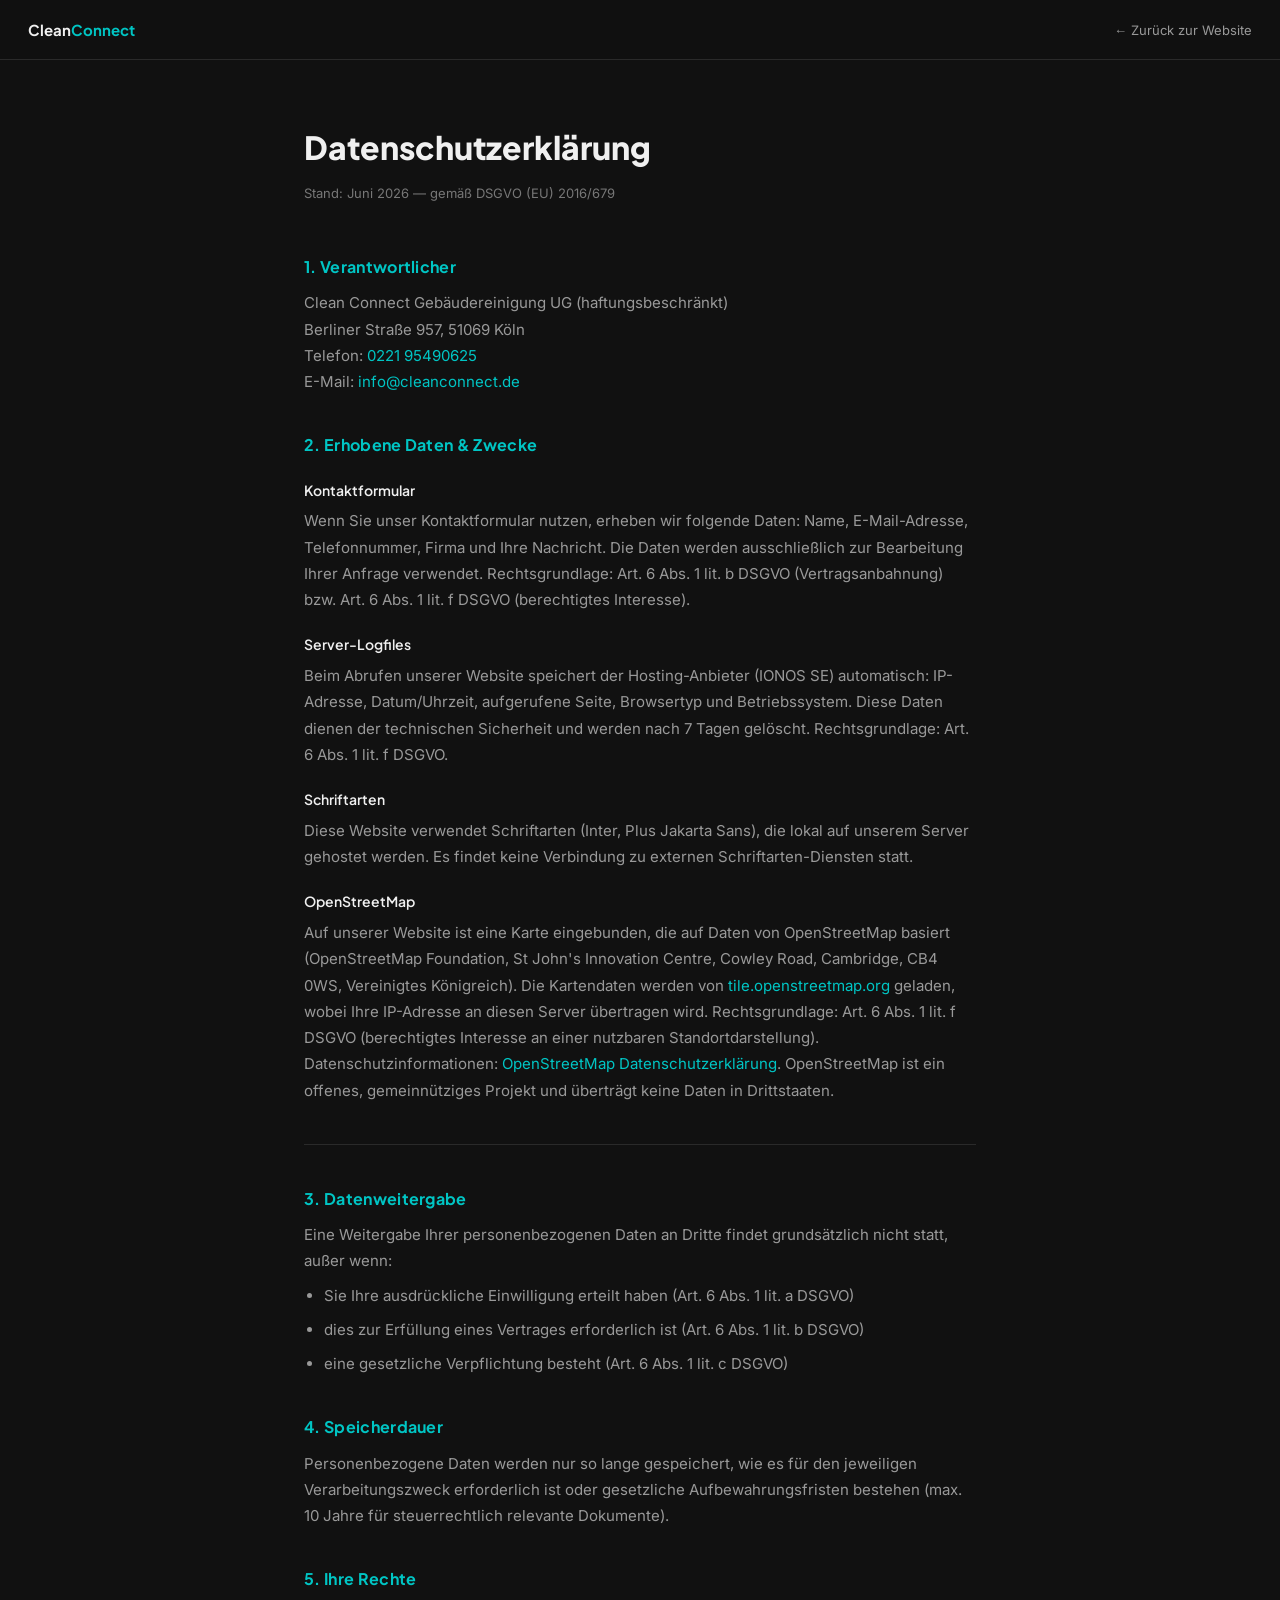
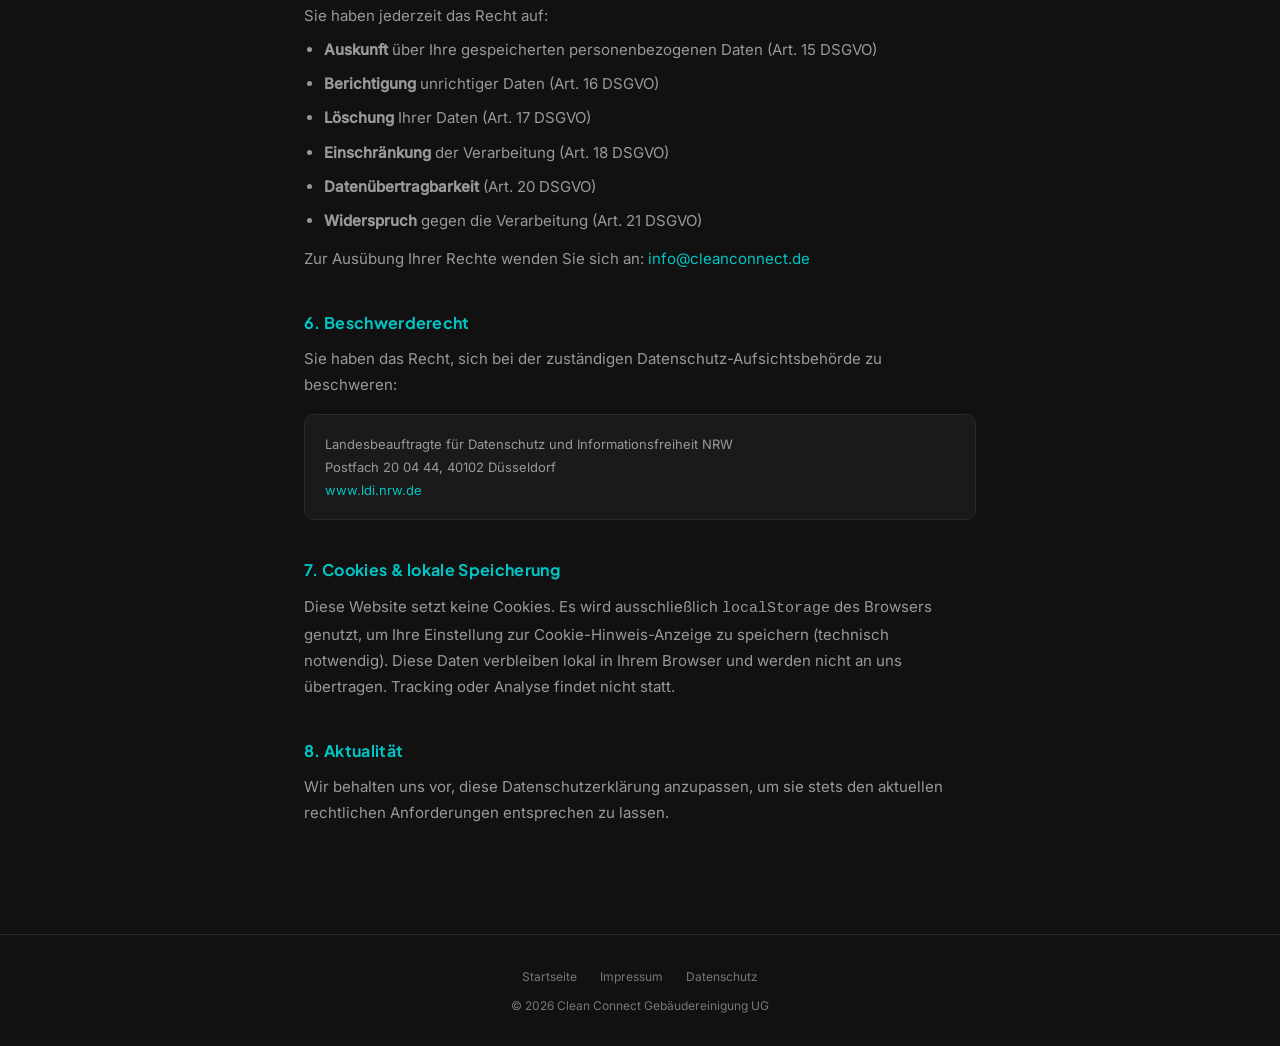
<file: datenschutz.html>
<!DOCTYPE html>
<html lang="de">
<head>
<meta charset="UTF-8">
<meta name="viewport" content="width=device-width, initial-scale=1.0">
<title>Datenschutzerklärung — Clean Connect Gebäudereinigung</title>
<meta name="robots" content="noindex, follow">
<link rel="stylesheet" href="/fonts/local-fonts.css">
<style>
*,*::before,*::after{box-sizing:border-box;margin:0;padding:0}
:root{--bg:#111;--s1:#1a1a1a;--br:#2a2a2a;--teal:#00C5C4;--tx:#f0f0f0;--mu:#777;--mu2:#999}
body{background:var(--bg);color:var(--tx);font-family:'Inter',sans-serif;font-size:15px;line-height:1.7;min-height:100vh}
nav{display:flex;align-items:center;justify-content:space-between;padding:0 28px;height:60px;border-bottom:1px solid var(--br);position:sticky;top:0;background:rgba(17,17,17,.9);backdrop-filter:blur(12px);z-index:100}
.nl{font-family:'Plus Jakarta Sans',sans-serif;font-size:15px;font-weight:700;color:var(--tx);text-decoration:none}
.nl span{color:var(--teal)}
.nb a{font-size:13px;color:var(--mu2);text-decoration:none}
.nb a:hover{color:var(--teal)}
main{max-width:720px;margin:0 auto;padding:60px 24px 100px}
h1{font-family:'Plus Jakarta Sans',sans-serif;font-size:32px;font-weight:800;margin-bottom:8px}
.sub{font-size:13px;color:var(--mu);margin-bottom:48px}
h2{font-family:'Plus Jakarta Sans',sans-serif;font-size:16px;font-weight:700;color:var(--teal);margin:36px 0 10px;letter-spacing:.02em}
h3{font-family:'Plus Jakarta Sans',sans-serif;font-size:14px;font-weight:600;color:var(--tx);margin:20px 0 6px}
p,li{color:var(--mu2);line-height:1.75;margin-bottom:8px}
ul{padding-left:20px;margin-bottom:12px}
a{color:var(--teal);text-decoration:none}
a:hover{text-decoration:underline}
.divider{height:1px;background:var(--br);margin:40px 0}
.box{background:var(--s1);border:1px solid var(--br);border-radius:10px;padding:18px 20px;margin:16px 0}
.box p{margin:0;font-size:13px}
footer{text-align:center;padding:32px;font-size:12px;color:var(--mu);border-top:1px solid var(--br)}
footer a{color:var(--mu);margin:0 10px}
footer a:hover{color:var(--teal)}
</style>
</head>
<body>
<nav>
  <a class="nl" href="index.html">Clean<span>Connect</span></a>
  <div class="nb"><a href="index.html">← Zurück zur Website</a></div>
</nav>
<main>
  <h1>Datenschutzerklärung</h1>
  <p class="sub">Stand: Juni 2026 — gemäß DSGVO (EU) 2016/679</p>

  <h2>1. Verantwortlicher</h2>
  <p>Clean Connect Gebäudereinigung UG (haftungsbeschränkt)<br>
  Berliner Straße 957, 51069 Köln<br>
  Telefon: <a href="tel:022195490625">0221 95490625</a><br>
  E-Mail: <a href="mailto:info@cleanconnect.de">info@cleanconnect.de</a></p>

  <h2>2. Erhobene Daten & Zwecke</h2>

  <h3>Kontaktformular</h3>
  <p>Wenn Sie unser Kontaktformular nutzen, erheben wir folgende Daten: Name, E-Mail-Adresse, Telefonnummer, Firma und Ihre Nachricht. Die Daten werden ausschließlich zur Bearbeitung Ihrer Anfrage verwendet. Rechtsgrundlage: Art. 6 Abs. 1 lit. b DSGVO (Vertragsanbahnung) bzw. Art. 6 Abs. 1 lit. f DSGVO (berechtigtes Interesse).</p>

  <h3>Server-Logfiles</h3>
  <p>Beim Abrufen unserer Website speichert der Hosting-Anbieter (IONOS SE) automatisch: IP-Adresse, Datum/Uhrzeit, aufgerufene Seite, Browsertyp und Betriebssystem. Diese Daten dienen der technischen Sicherheit und werden nach 7 Tagen gelöscht. Rechtsgrundlage: Art. 6 Abs. 1 lit. f DSGVO.</p>

  <h3>Schriftarten</h3>
  <p>Diese Website verwendet Schriftarten (Inter, Plus Jakarta Sans), die lokal auf unserem Server gehostet werden. Es findet keine Verbindung zu externen Schriftarten-Diensten statt.</p>

  <h3>OpenStreetMap</h3>
  <p>Auf unserer Website ist eine Karte eingebunden, die auf Daten von OpenStreetMap basiert (OpenStreetMap Foundation, St John's Innovation Centre, Cowley Road, Cambridge, CB4 0WS, Vereinigtes Königreich). Die Kartendaten werden von <a href="https://tile.openstreetmap.org" target="_blank" rel="noopener">tile.openstreetmap.org</a> geladen, wobei Ihre IP-Adresse an diesen Server übertragen wird. Rechtsgrundlage: Art. 6 Abs. 1 lit. f DSGVO (berechtigtes Interesse an einer nutzbaren Standortdarstellung). Datenschutzinformationen: <a href="https://wiki.osmfoundation.org/wiki/Privacy_Policy" target="_blank" rel="noopener">OpenStreetMap Datenschutzerklärung</a>. OpenStreetMap ist ein offenes, gemeinnütziges Projekt und überträgt keine Daten in Drittstaaten.</p>

  <div class="divider"></div>

  <h2>3. Datenweitergabe</h2>
  <p>Eine Weitergabe Ihrer personenbezogenen Daten an Dritte findet grundsätzlich nicht statt, außer wenn:</p>
  <ul>
    <li>Sie Ihre ausdrückliche Einwilligung erteilt haben (Art. 6 Abs. 1 lit. a DSGVO)</li>
    <li>dies zur Erfüllung eines Vertrages erforderlich ist (Art. 6 Abs. 1 lit. b DSGVO)</li>
    <li>eine gesetzliche Verpflichtung besteht (Art. 6 Abs. 1 lit. c DSGVO)</li>
  </ul>

  <h2>4. Speicherdauer</h2>
  <p>Personenbezogene Daten werden nur so lange gespeichert, wie es für den jeweiligen Verarbeitungszweck erforderlich ist oder gesetzliche Aufbewahrungsfristen bestehen (max. 10 Jahre für steuerrechtlich relevante Dokumente).</p>

  <h2>5. Ihre Rechte</h2>
  <p>Sie haben jederzeit das Recht auf:</p>
  <ul>
    <li><strong>Auskunft</strong> über Ihre gespeicherten personenbezogenen Daten (Art. 15 DSGVO)</li>
    <li><strong>Berichtigung</strong> unrichtiger Daten (Art. 16 DSGVO)</li>
    <li><strong>Löschung</strong> Ihrer Daten (Art. 17 DSGVO)</li>
    <li><strong>Einschränkung</strong> der Verarbeitung (Art. 18 DSGVO)</li>
    <li><strong>Datenübertragbarkeit</strong> (Art. 20 DSGVO)</li>
    <li><strong>Widerspruch</strong> gegen die Verarbeitung (Art. 21 DSGVO)</li>
  </ul>
  <p>Zur Ausübung Ihrer Rechte wenden Sie sich an: <a href="mailto:info@cleanconnect.de">info@cleanconnect.de</a></p>

  <h2>6. Beschwerderecht</h2>
  <p>Sie haben das Recht, sich bei der zuständigen Datenschutz-Aufsichtsbehörde zu beschweren:</p>
  <div class="box">
    <p>Landesbeauftragte für Datenschutz und Informationsfreiheit NRW<br>
    Postfach 20 04 44, 40102 Düsseldorf<br>
    <a href="https://www.ldi.nrw.de" target="_blank" rel="noopener">www.ldi.nrw.de</a></p>
  </div>

  <h2>7. Cookies & lokale Speicherung</h2>
  <p>Diese Website setzt keine Cookies. Es wird ausschließlich <code>localStorage</code> des Browsers genutzt, um Ihre Einstellung zur Cookie-Hinweis-Anzeige zu speichern (technisch notwendig). Diese Daten verbleiben lokal in Ihrem Browser und werden nicht an uns übertragen. Tracking oder Analyse findet nicht statt.</p>

  <h2>8. Aktualität</h2>
  <p>Wir behalten uns vor, diese Datenschutzerklärung anzupassen, um sie stets den aktuellen rechtlichen Anforderungen entsprechen zu lassen.</p>
</main>
<footer>
  <a href="index.html">Startseite</a>
  <a href="impressum.html">Impressum</a>
  <a href="datenschutz.html">Datenschutz</a><br>
  <span style="margin-top:8px;display:inline-block">© 2026 Clean Connect Gebäudereinigung UG</span>
</footer>
</body>
</html>
</file>
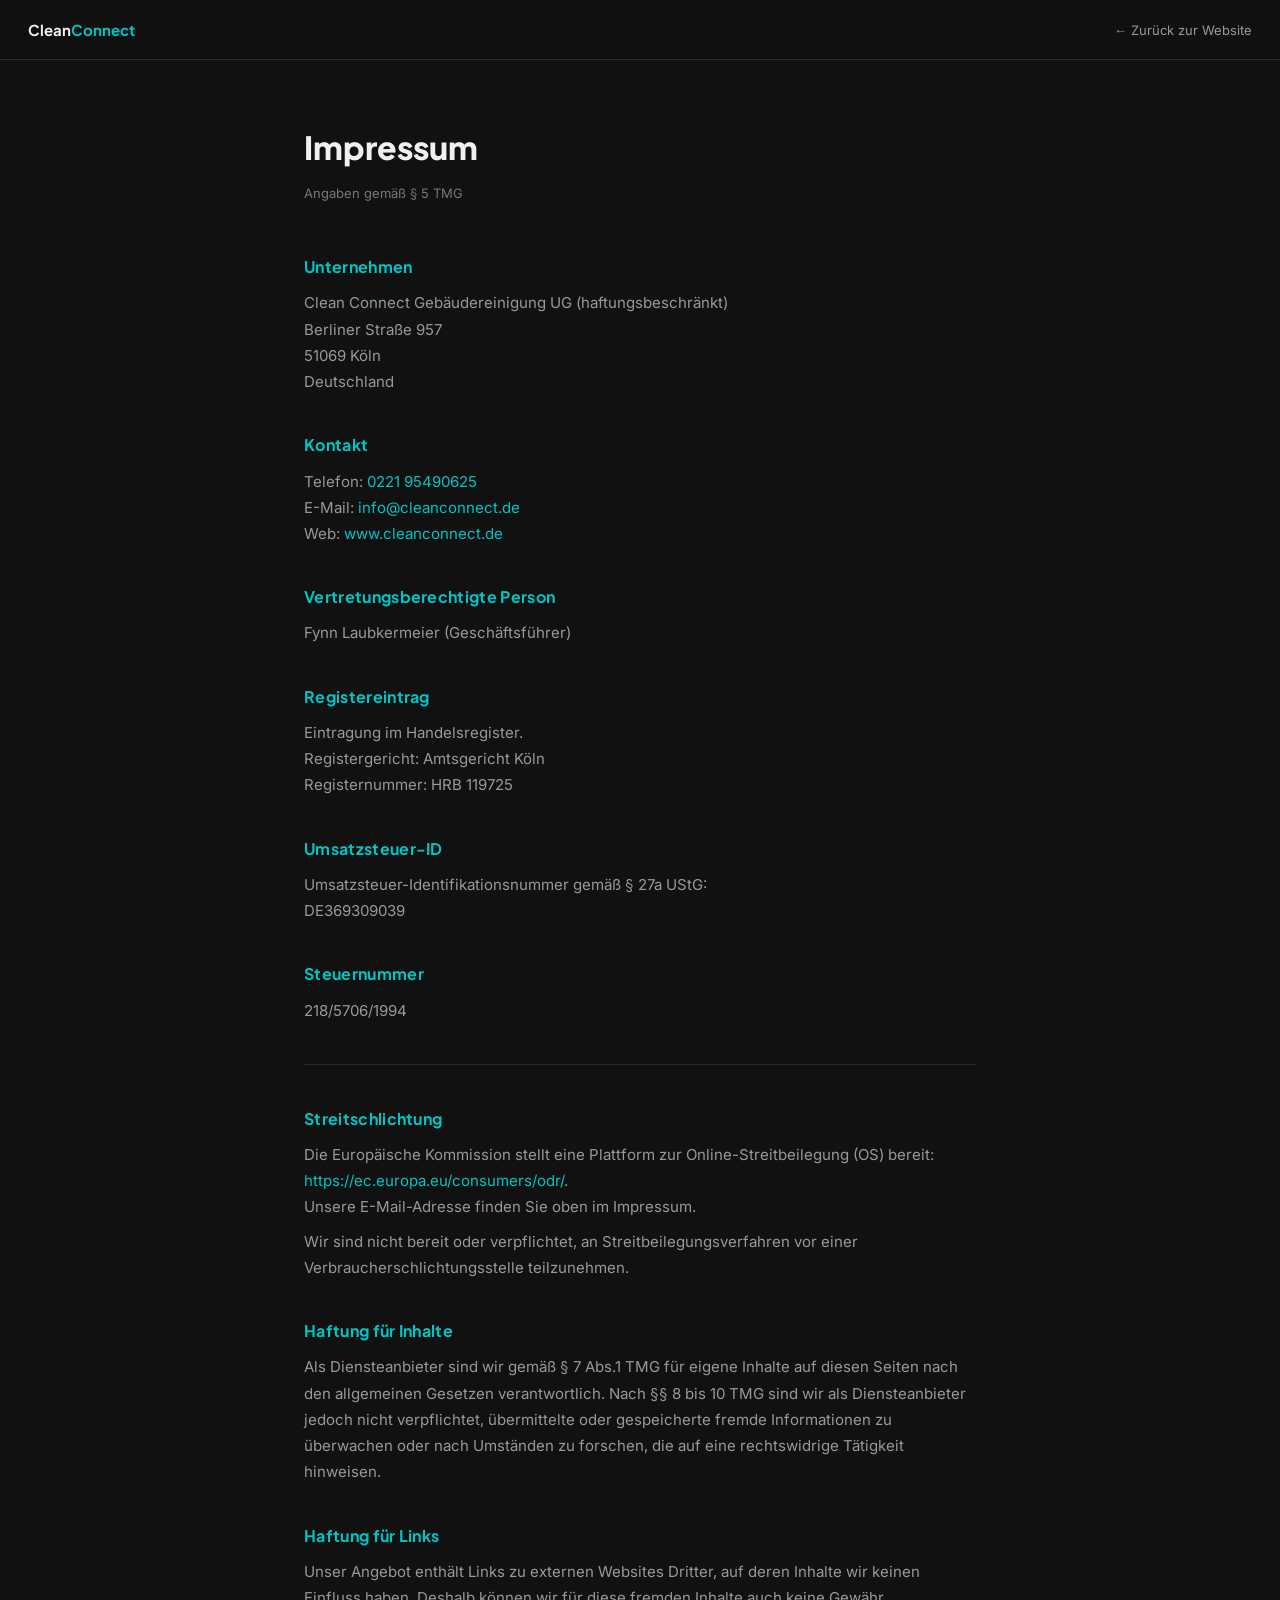
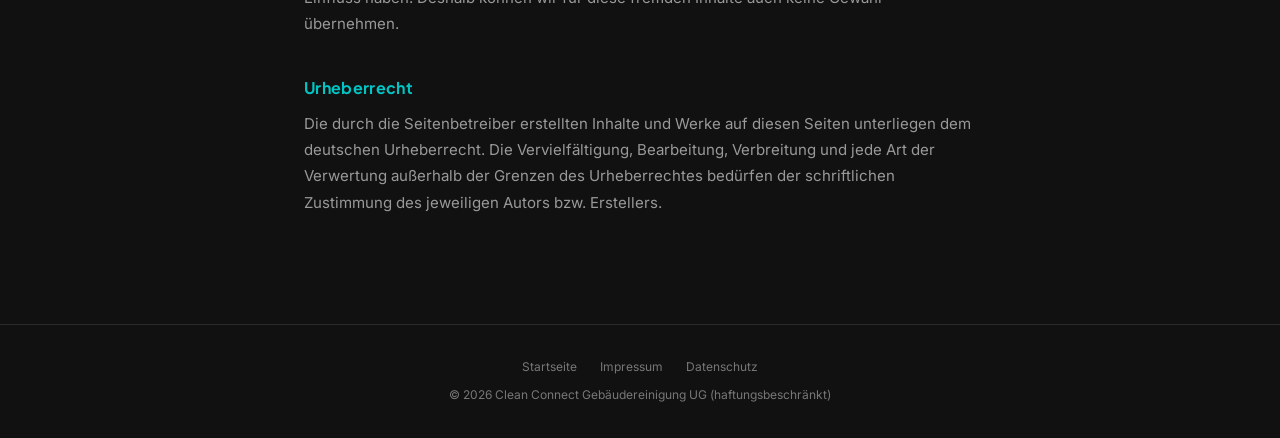
<file: impressum.html>
<!DOCTYPE html>
<html lang="de">
<head>
<meta charset="UTF-8">
<meta name="viewport" content="width=device-width, initial-scale=1.0">
<title>Impressum — Clean Connect Gebäudereinigung UG Köln</title>
<meta name="robots" content="noindex, follow">
<link rel="stylesheet" href="/fonts/local-fonts.css">
<style>
*,*::before,*::after{box-sizing:border-box;margin:0;padding:0}
:root{--bg:#111;--s1:#1a1a1a;--br:#2a2a2a;--teal:#00C5C4;--tx:#f0f0f0;--mu:#777;--mu2:#999}
body{background:var(--bg);color:var(--tx);font-family:'Inter',sans-serif;font-size:15px;line-height:1.7;min-height:100vh}
nav{display:flex;align-items:center;justify-content:space-between;padding:0 28px;height:60px;border-bottom:1px solid var(--br);position:sticky;top:0;background:rgba(17,17,17,.9);backdrop-filter:blur(12px);z-index:100}
.nl{font-family:'Plus Jakarta Sans',sans-serif;font-size:15px;font-weight:700;color:var(--tx);text-decoration:none}
.nl span{color:var(--teal)}
.nb a{font-size:13px;color:var(--mu2);text-decoration:none}
.nb a:hover{color:var(--teal)}
main{max-width:720px;margin:0 auto;padding:60px 24px 100px}
h1{font-family:'Plus Jakarta Sans',sans-serif;font-size:32px;font-weight:800;margin-bottom:8px}
.sub{font-size:13px;color:var(--mu);margin-bottom:48px}
h2{font-family:'Plus Jakarta Sans',sans-serif;font-size:16px;font-weight:700;color:var(--teal);margin:36px 0 10px;letter-spacing:.02em}
p,li{color:var(--mu2);line-height:1.75;margin-bottom:8px}
a{color:var(--teal);text-decoration:none}
a:hover{text-decoration:underline}
.divider{height:1px;background:var(--br);margin:40px 0}
footer{text-align:center;padding:32px;font-size:12px;color:var(--mu);border-top:1px solid var(--br)}
footer a{color:var(--mu);margin:0 10px}
footer a:hover{color:var(--teal)}
</style>
</head>
<body>
<nav>
  <a class="nl" href="index.html">Clean<span>Connect</span></a>
  <div class="nb"><a href="index.html">← Zurück zur Website</a></div>
</nav>
<main>
  <h1>Impressum</h1>
  <p class="sub">Angaben gemäß § 5 TMG</p>

  <h2>Unternehmen</h2>
  <p>Clean Connect Gebäudereinigung UG (haftungsbeschränkt)<br>
  Berliner Straße 957<br>
  51069 Köln<br>
  Deutschland</p>

  <h2>Kontakt</h2>
  <p>Telefon: <a href="tel:+4922195490625">0221 95490625</a><br>
  E-Mail: <a href="mailto:info@cleanconnect.de">info@cleanconnect.de</a><br>
  Web: <a href="https://www.cleanconnect.de">www.cleanconnect.de</a></p>

  <h2>Vertretungsberechtigte Person</h2>
  <p>Fynn Laubkermeier (Geschäftsführer)</p>

  <h2>Registereintrag</h2>
  <p>Eintragung im Handelsregister.<br>
  Registergericht: Amtsgericht Köln<br>
  Registernummer: HRB 119725</p>

  <h2>Umsatzsteuer-ID</h2>
  <p>Umsatzsteuer-Identifikationsnummer gemäß § 27a UStG:<br>
  DE369309039</p>

  <h2>Steuernummer</h2>
  <p>218/5706/1994</p>

  <div class="divider"></div>

  <h2>Streitschlichtung</h2>
  <p>Die Europäische Kommission stellt eine Plattform zur Online-Streitbeilegung (OS) bereit:
  <a href="https://ec.europa.eu/consumers/odr/" target="_blank" rel="noopener">https://ec.europa.eu/consumers/odr/</a>.<br>
  Unsere E-Mail-Adresse finden Sie oben im Impressum.</p>
  <p>Wir sind nicht bereit oder verpflichtet, an Streitbeilegungsverfahren vor einer Verbraucherschlichtungsstelle teilzunehmen.</p>

  <h2>Haftung für Inhalte</h2>
  <p>Als Diensteanbieter sind wir gemäß § 7 Abs.1 TMG für eigene Inhalte auf diesen Seiten nach den allgemeinen Gesetzen verantwortlich. Nach §§ 8 bis 10 TMG sind wir als Diensteanbieter jedoch nicht verpflichtet, übermittelte oder gespeicherte fremde Informationen zu überwachen oder nach Umständen zu forschen, die auf eine rechtswidrige Tätigkeit hinweisen.</p>

  <h2>Haftung für Links</h2>
  <p>Unser Angebot enthält Links zu externen Websites Dritter, auf deren Inhalte wir keinen Einfluss haben. Deshalb können wir für diese fremden Inhalte auch keine Gewähr übernehmen.</p>

  <h2>Urheberrecht</h2>
  <p>Die durch die Seitenbetreiber erstellten Inhalte und Werke auf diesen Seiten unterliegen dem deutschen Urheberrecht. Die Vervielfältigung, Bearbeitung, Verbreitung und jede Art der Verwertung außerhalb der Grenzen des Urheberrechtes bedürfen der schriftlichen Zustimmung des jeweiligen Autors bzw. Erstellers.</p>
</main>
<footer>
  <a href="index.html">Startseite</a>
  <a href="impressum.html">Impressum</a>
  <a href="datenschutz.html">Datenschutz</a><br>
  <span style="margin-top:8px;display:inline-block">© 2026 Clean Connect Gebäudereinigung UG (haftungsbeschränkt)</span>
</footer>
</body>
</html>
</file>
<file: fonts/local-fonts.css>
@font-face {
  font-family: 'Inter';
  font-style: normal;
  font-weight: 400;
  font-display: swap;
  src: url(/fonts/inter-latin.woff2) format('woff2');
  unicode-range: U+0000-00FF, U+0131, U+0152-0153, U+02BB-02BC, U+02C6, U+02DA, U+02DC, U+0304, U+0308, U+0329, U+2000-206F, U+20AC, U+2122, U+2191, U+2193, U+2212, U+2215, U+FEFF, U+FFFD;
}

@font-face {
  font-family: 'Inter';
  font-style: normal;
  font-weight: 500;
  font-display: swap;
  src: url(/fonts/inter-latin.woff2) format('woff2');
  unicode-range: U+0000-00FF, U+0131, U+0152-0153, U+02BB-02BC, U+02C6, U+02DA, U+02DC, U+0304, U+0308, U+0329, U+2000-206F, U+20AC, U+2122, U+2191, U+2193, U+2212, U+2215, U+FEFF, U+FFFD;
}

@font-face {
  font-family: 'Plus Jakarta Sans';
  font-style: normal;
  font-weight: 400;
  font-display: swap;
  src: url(/fonts/plusjakartasans-latin.woff2) format('woff2');
  unicode-range: U+0000-00FF, U+0131, U+0152-0153, U+02BB-02BC, U+02C6, U+02DA, U+02DC, U+0304, U+0308, U+0329, U+2000-206F, U+20AC, U+2122, U+2191, U+2193, U+2212, U+2215, U+FEFF, U+FFFD;
}

@font-face {
  font-family: 'Plus Jakarta Sans';
  font-style: normal;
  font-weight: 500;
  font-display: swap;
  src: url(/fonts/plusjakartasans-latin.woff2) format('woff2');
  unicode-range: U+0000-00FF, U+0131, U+0152-0153, U+02BB-02BC, U+02C6, U+02DA, U+02DC, U+0304, U+0308, U+0329, U+2000-206F, U+20AC, U+2122, U+2191, U+2193, U+2212, U+2215, U+FEFF, U+FFFD;
}

@font-face {
  font-family: 'Plus Jakarta Sans';
  font-style: normal;
  font-weight: 600;
  font-display: swap;
  src: url(/fonts/plusjakartasans-latin.woff2) format('woff2');
  unicode-range: U+0000-00FF, U+0131, U+0152-0153, U+02BB-02BC, U+02C6, U+02DA, U+02DC, U+0304, U+0308, U+0329, U+2000-206F, U+20AC, U+2122, U+2191, U+2193, U+2212, U+2215, U+FEFF, U+FFFD;
}

@font-face {
  font-family: 'Plus Jakarta Sans';
  font-style: normal;
  font-weight: 700;
  font-display: swap;
  src: url(/fonts/plusjakartasans-latin.woff2) format('woff2');
  unicode-range: U+0000-00FF, U+0131, U+0152-0153, U+02BB-02BC, U+02C6, U+02DA, U+02DC, U+0304, U+0308, U+0329, U+2000-206F, U+20AC, U+2122, U+2191, U+2193, U+2212, U+2215, U+FEFF, U+FFFD;
}

@font-face {
  font-family: 'Plus Jakarta Sans';
  font-style: normal;
  font-weight: 800;
  font-display: swap;
  src: url(/fonts/plusjakartasans-latin.woff2) format('woff2');
  unicode-range: U+0000-00FF, U+0131, U+0152-0153, U+02BB-02BC, U+02C6, U+02DA, U+02DC, U+0304, U+0308, U+0329, U+2000-206F, U+20AC, U+2122, U+2191, U+2193, U+2212, U+2215, U+FEFF, U+FFFD;
}
</file>
